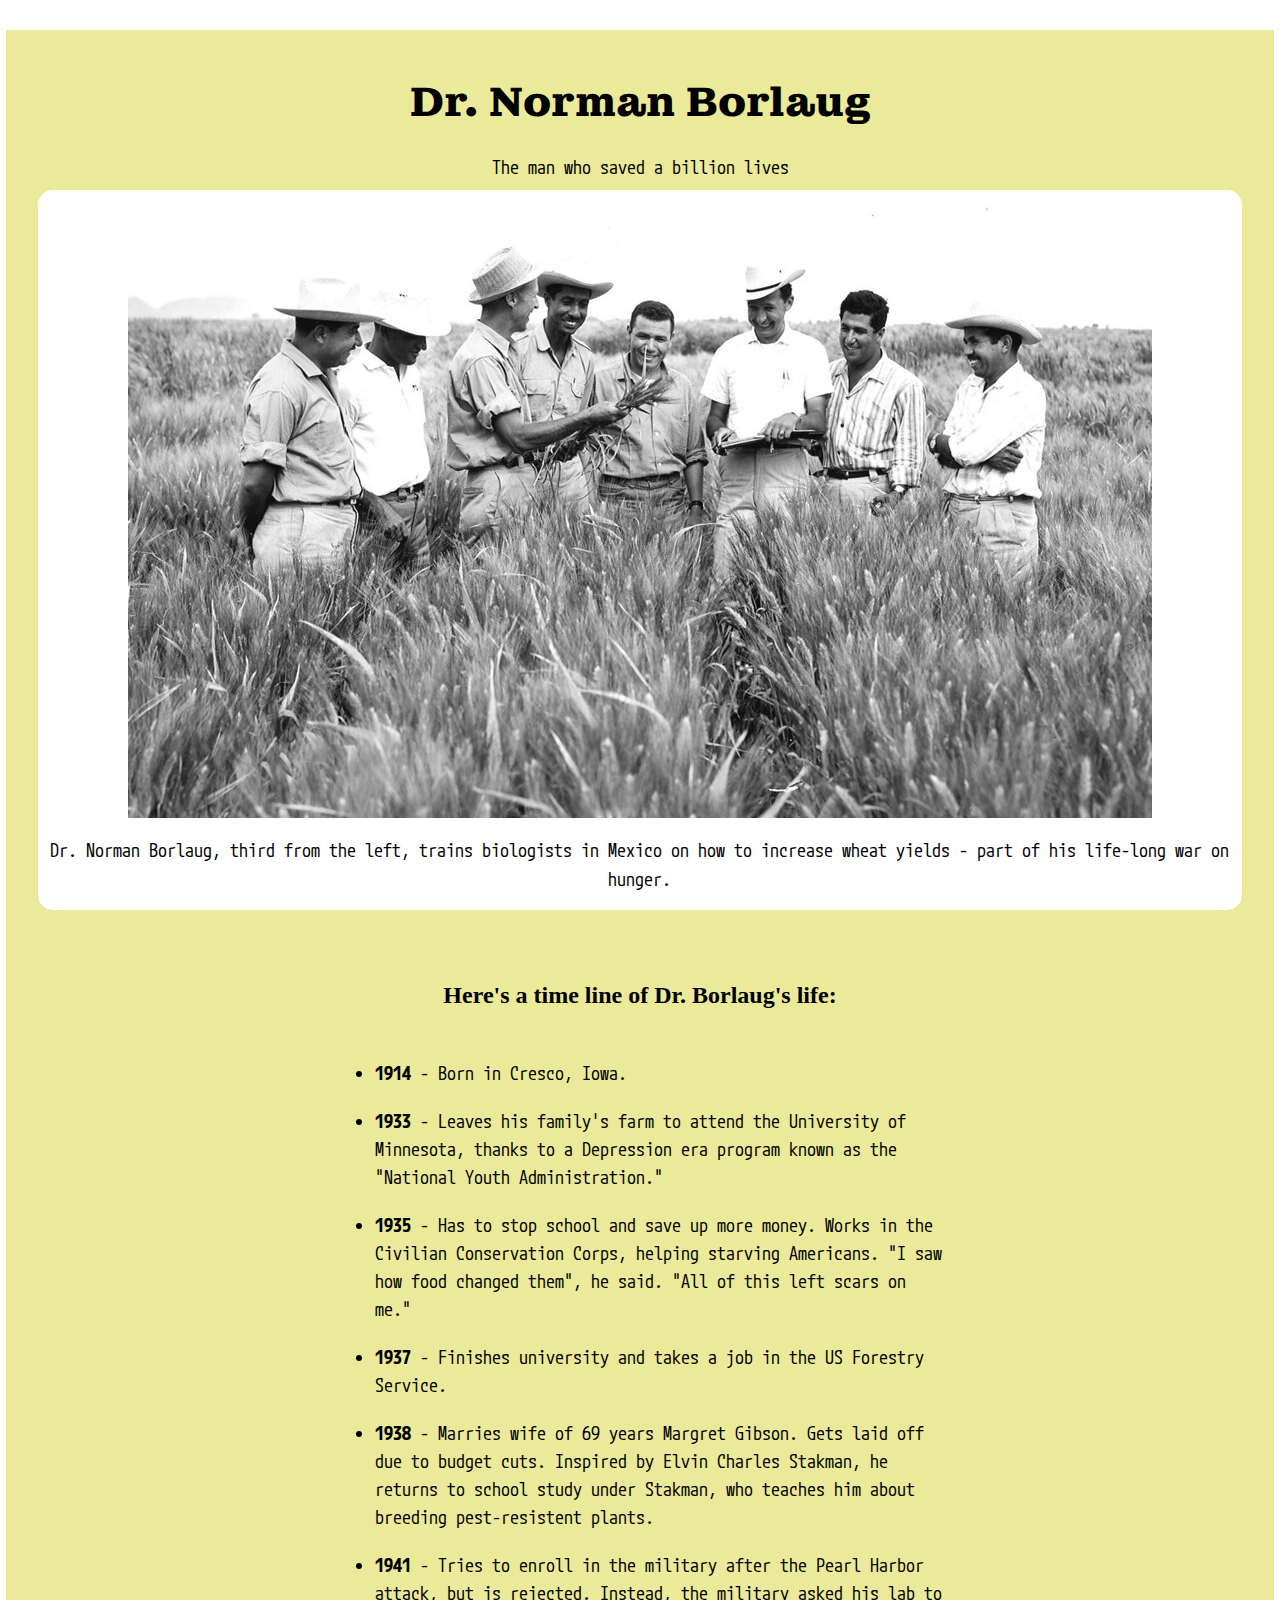
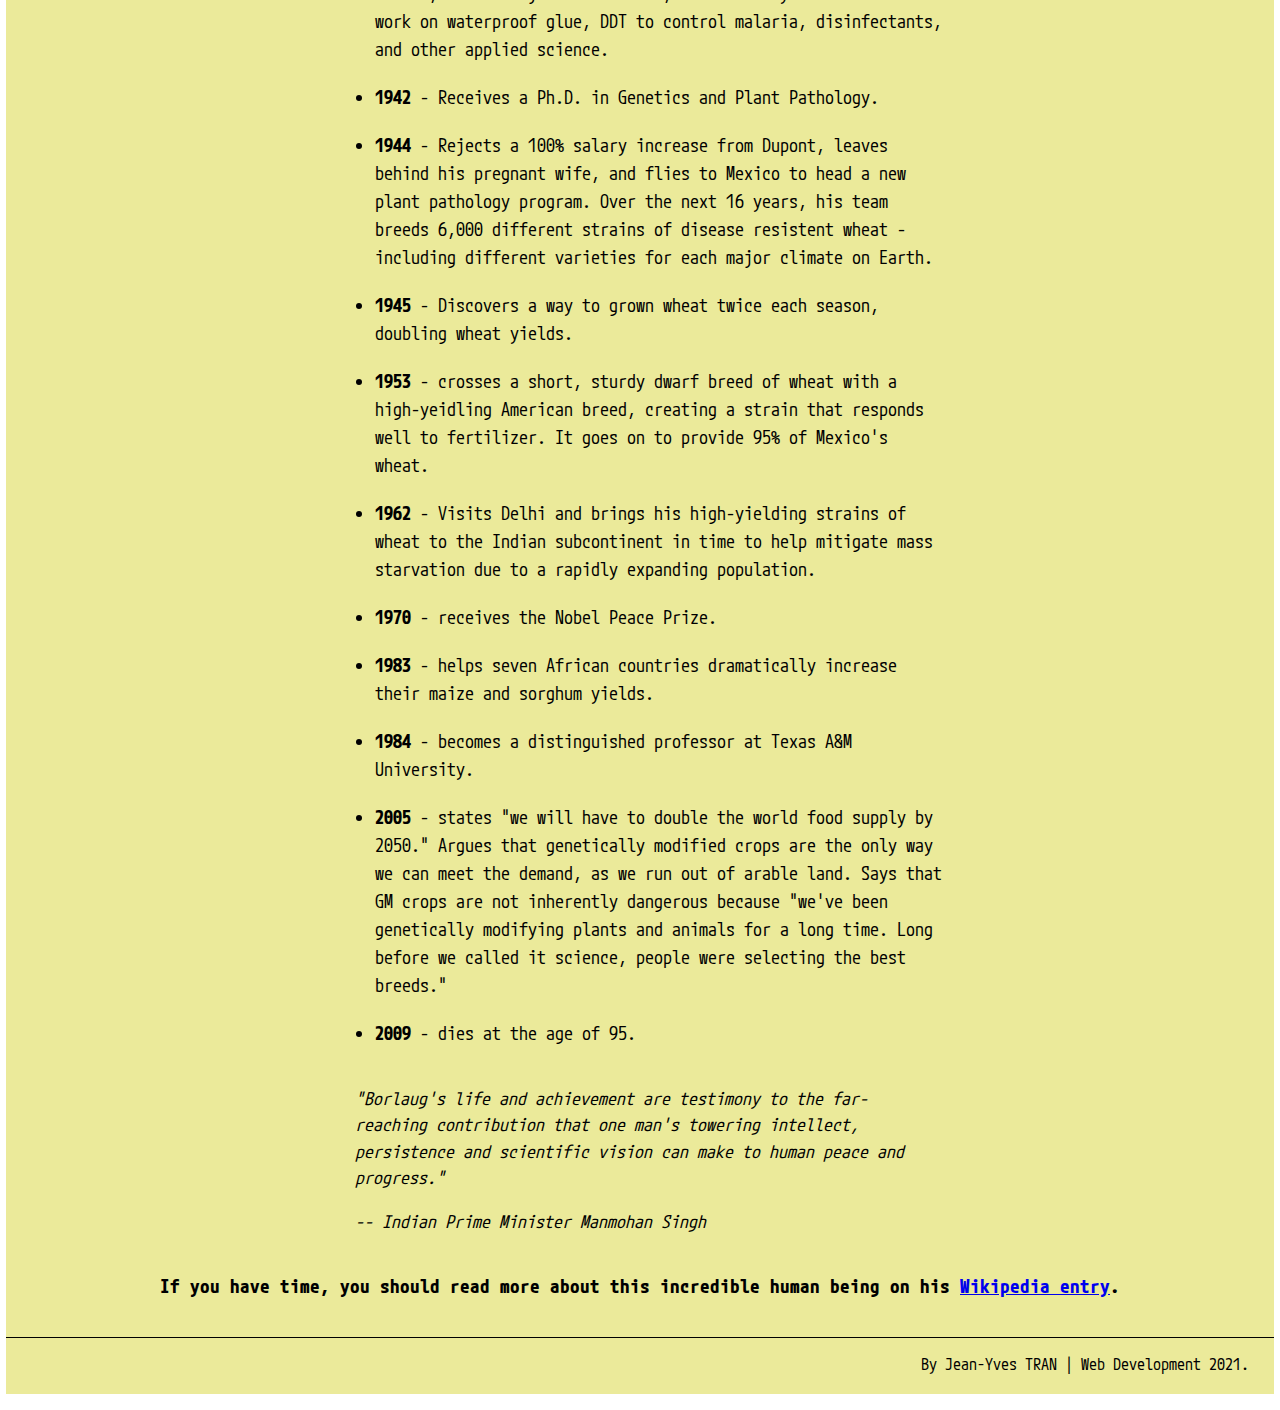
<file: 1_TRIBUTEPAGE/1_tribute_page.html>
<!DOCTYPE html>
<html lang="en">
<head>
  <meta charset="UTF-8">
  <meta http-equiv="X-UA-Compatible" content="IE=edge">
  <meta name="viewport" content="width=device-width, initial-scale=1.0">
  <title>Tribute Page to Dr. Norman Borlaug</title>
  <meta name="keywords" content="Norman Borlaug, fight hunger, hunger, biology, crop yields, third world">
  <meta name="description" content="A page dedicated to Dr. Norman Borlaug and his fight against hunger as a biologist">
  <meta name="author" content="">

  <!-- Google Fonts -->
  <link rel="preconnect" href="https://fonts.googleapis.com">
  <link rel="preconnect" href="https://fonts.gstatic.com" crossorigin>
  <link href="https://fonts.googleapis.com/css2?family=M+PLUS+Code+Latin:wght@300&family=Montagu+Slab:wght@700&display=swap" rel="stylesheet">

  <link rel="stylesheet" href="style_1.css">
</head>

<body>
  <div class="main2">
    <!-- TITLE -->
    <header>
      <h1 id="title">Dr. Norman Borlaug</h1>
      <p class="pheader">The man who saved a billion lives</p>
    </header>

    <!-- IMAGE -->
    <div id="img-div">
      <img 
      id="image"  
      src="images_1/tribute-page-main-image.jpg" 
      alt="Dr. Norman Borlaug in a wheat field with 7 other Mexican farmers"
      >
      <p class="pimg">Dr. Norman Borlaug, third from the left, trains biologists in Mexico on how to increase wheat yields - part of his life-long war on hunger.
      </p>
    </div>

    <!-- TIMELINE -->
    <div class="timeline">
      <h2>Here's a time line of Dr. Borlaug's life:
      </h2>
      <ul>
        <li><span style="font-weight: bold;">1914</span> - Born in Cresco, Iowa.</li>
        <li><span style="font-weight: bold;">1933</span> - Leaves his family's farm to attend the University of Minnesota, thanks to a Depression era program known as the "National Youth Administration."</li>
        <li><span style="font-weight: bold;">1935</span> - Has to stop school and save up more money. Works in the Civilian Conservation Corps, helping starving Americans. "I saw how food changed them", he said. "All of this left scars on me."</li>
        <li><span style="font-weight: bold;">1937</span> - Finishes university and takes a job in the US Forestry Service.</li>
        <li><span style="font-weight: bold;">1938</span> - Marries wife of 69 years Margret Gibson. Gets laid off due to budget cuts. Inspired by Elvin Charles Stakman, he returns to school study under Stakman, who teaches him about breeding pest-resistent plants.</li>
        <li><span style="font-weight: bold;">1941</span> - Tries to enroll in the military after the Pearl Harbor attack, but is rejected. Instead, the military asked his lab to work on waterproof glue, DDT to control malaria, disinfectants, and other applied science.</li>
        <li><span style="font-weight: bold;">1942</span> - Receives a Ph.D. in Genetics and Plant Pathology.</li>
        <li><span style="font-weight: bold;">1944</span> - Rejects a 100% salary increase from Dupont, leaves behind his pregnant wife, and flies to Mexico to head a new plant pathology program. Over the next 16 years, his team breeds 6,000 different strains of disease resistent wheat - including different varieties for each major climate on Earth.</li>
        <li><span style="font-weight: bold;">1945</span> - Discovers a way to grown wheat twice each season, doubling wheat yields.</li>
        <li><span style="font-weight: bold;">1953</span> - crosses a short, sturdy dwarf breed of wheat with a high-yeidling American breed, creating a strain that responds well to fertilizer. It goes on to provide 95% of Mexico's wheat.</li>
        <li><span style="font-weight: bold;">1962</span> - Visits Delhi and brings his high-yielding strains of wheat to the Indian subcontinent in time to help mitigate mass starvation due to a rapidly expanding population.</li>
        <li><span style="font-weight: bold;">1970</span> - receives the Nobel Peace Prize.</li>
        <li><span style="font-weight: bold;">1983</span> - helps seven African countries dramatically increase their maize and sorghum yields.</li>
        <li><span style="font-weight: bold;">1984</span> - becomes a distinguished professor at Texas A&M University.</li>
        <li><span style="font-weight: bold;">2005</span> - states "we will have to double the world food supply by 2050." Argues that genetically modified crops are the only way we can meet the demand, as we run out of arable land. Says that GM crops are not inherently dangerous because "we've been genetically modifying plants and animals for a long time. Long before we called it science, people were selecting the best breeds."</li>
        <li><span style="font-weight: bold;">2009</span> - dies at the age of 95.</li>
      </ul>
      <div class="quote">
        <p class="pquote">"Borlaug's life and achievement are testimony to the far-reaching contribution that one man's towering intellect, persistence and scientific vision can make to human peace and progress."</p>
        <p class="signat">-- Indian Prime Minister Manmohan Singh</p>
      </div>
      <div class="wiki">
        <p class="pwiki">If you have time, you should read more about this incredible human being on his <a href="https://en.wikipedia.org/wiki/Norman_Borlaug" target="_blank">Wikipedia entry</a>.</p>
      </div>
    </div>

    <footer>
      <p class="foot">
        By Jean-Yves TRAN | Web Development 2021.
      </p>
    </footer>
  </div>

  
</body>
</html>
</file>
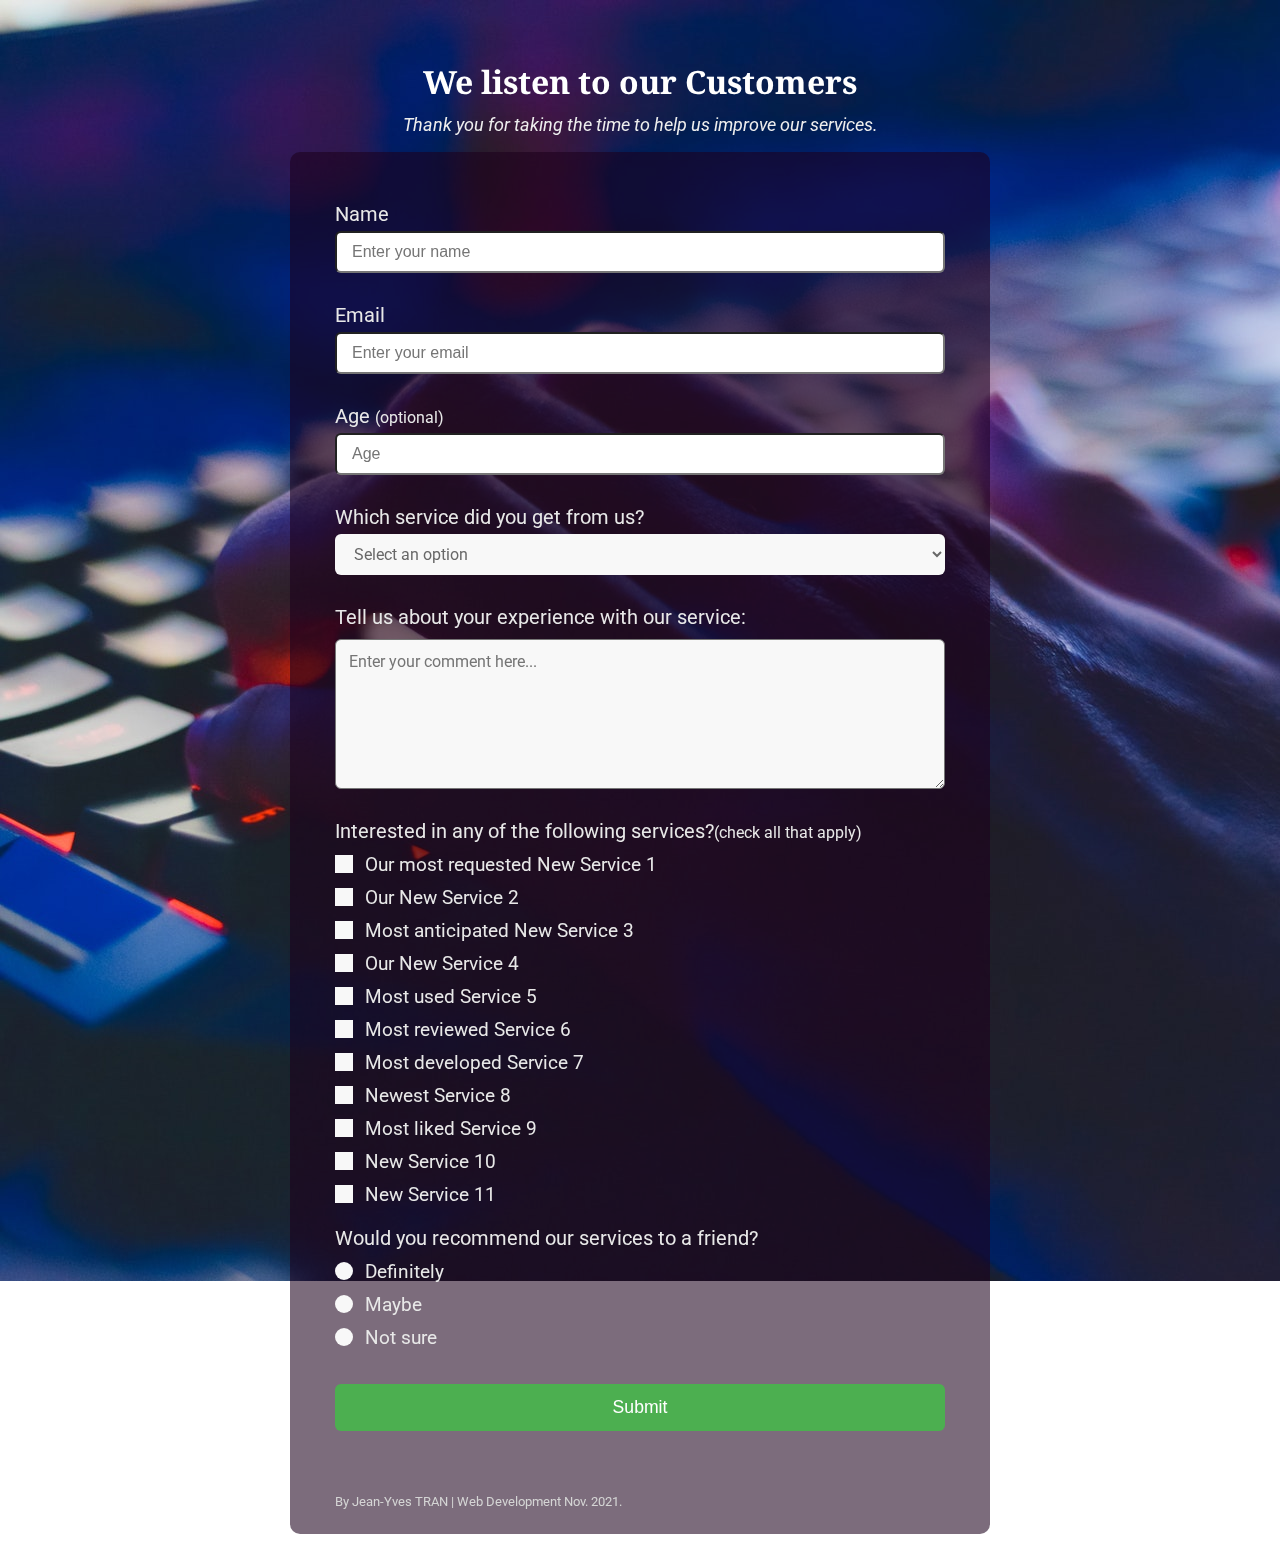
<file: 2_surveyform/2_survey_form.html>
<!DOCTYPE html>
<html lang="en">
<head>
  <meta charset="UTF-8">
  <meta http-equiv="X-UA-Compatible" content="IE=edge">
  <meta name="viewport" content="width=device-width, initial-scale=1.0">
  <title>Company Service Feedback Form</title>
  <meta name="description" content="A form from our company to get your feedbacks on services we provided to you.">
  <meta name="keywords" content="form, feedbacks, comments, customer's feedbacks, customer's satisfaction, customer survey-form">
  <meta name="author" content="Jean-Yves TRAN | Web Development">

  <!-- FAVICON -->
  <link rel="icon" type="image/x-icon" href="/IMAGES_2/favicon.ico">

  <!-- CSS STYLESHEET -->
  <link rel="stylesheet" href="style_2.css">

  <!-- GOOGLE FONTS -->
  <link rel="preconnect" href="https://fonts.googleapis.com">
  <link rel="preconnect" href="https://fonts.gstatic.com" crossorigin>
  <link href="https://fonts.googleapis.com/css2?family=Noto+Serif:wght@700&family=Roboto&display=swap" rel="stylesheet">
</head>

<body>
<!-- BG Image -->
  <img class="bg-img" src="IMAGES_2/Typing-ldscpe-HD.jpg" alt="A hand typing on a keyboard">

  <!-- TITLE -->
  <header>
    <h1 id="title">We listen to our Customers</h1>
    <p id="description">Thank you for taking the time to help us improve our services.</p>
  </header>
  
  <!-- FORM -->
  <div class="div-form">
    <div class="form-itself">
      <form action="/action_page.php" id="survey-form">
        <label id="name-label" for="fname">Name</label><br>
        <input required type="text" id="fname" name="fname" placeholder="Enter your name"><br>
        <label id="email-label" for="email">Email</label><br>
        <input required id="email" type="email" name="email" placeholder="Enter your email">
        <label id="number-label" for="age">Age <span class="sm-text">(optional)</span></label><br>
        <input  type="number" id="age" name="age" placeholder="Age" min="18" max="105">

        <!-- DROPDOWN -->
        <label for="service">Which service did you get from us?</label>
        <select id="dropdown" name="service">
          <option value="SelectOption">Select an option</option>
          <option value="Service 1">Service 1</option>
          <option value="Service 2">Service 2</option>
          <option value="Service 3">Service 3</option>
          <option value="Service 4">Service 4</option>
        </select>

        <!-- TEXT AREA -->
        <label for="comments">Tell us about your experience with our service:</label>
        <textarea name="comments" id="comments" cols="100%" rows="7" placeholder="Enter your comment here..."></textarea>

        <!-- CHECKBOXES -->
        <p class="pcheckb">Interested in any of the following services?<span class="sm-text">(check all that apply)</span></p>

        <label class="cb-container" for="new-service1"> Our most requested New Service 1
          <input type="checkbox" id="new-service1" name="new-service1" value="new-service1">
          <span class="checkmark"></span>
        </label>
        <label class="cb-container" for="new-service2"> Our New Service 2
          <input type="checkbox" id="new-service2" name="new-service2" value="new-service2">
          <span class="checkmark"></span>
        </label>
        <label class="cb-container" for="new-service3"> Most anticipated New Service 3
          <input type="checkbox" id="new-service3" name="new-service3" value="new-service3">
          <span class="checkmark"></span>
        </label>
        <label class="cb-container" for="new-service4"> Our New Service 4
          <input type="checkbox" id="new-service4" name="new-service4" value="new-service4">
          <span class="checkmark"></span>
        </label>
        <label class="cb-container" for="new-service5"> Most used Service 5
          <input type="checkbox" id="new-service5" name="new-service5" value="new-service5">
          <span class="checkmark"></span>
        </label>
        <label class="cb-container" for="new-service6"> Most reviewed Service 6
          <input type="checkbox" id="new-service6" name="new-service6" value="new-service6">
          <span class="checkmark"></span>
        </label>
        <label class="cb-container" for="new-service7"> Most developed Service 7
          <input type="checkbox" id="new-service7" name="new-service7" value="new-service7">
          <span class="checkmark"></span>
        </label>
        <label class="cb-container" for="new-service8"> Newest Service 8
          <input type="checkbox" id="new-service8" name="new-service8" value="new-service8">
          <span class="checkmark"></span>
        </label>
        <label class="cb-container" for="new-service9"> Most liked Service 9
          <input type="checkbox" id="new-service9" name="new-service9" value="new-service9">
          <span class="checkmark"></span>
        </label>
        <label class="cb-container" for="new-service10"> New Service 10
          <input type="checkbox" id="new-service10" name="new-service10" value="new-service10">
          <span class="checkmark"></span>
        </label>
        <label class="cb-container" for="new-service11"> New Service 11
          <input type="checkbox" id="New-service11" name="new-service11" value="new-service11">
          <span class="checkmark"></span>
        </label>

        <!-- RADIO BUTTONS -->
        <p class="pcheckb">Would you recommend our services to a friend?</p>

        <label class="cb-container2" for="definitely"> Definitely
          <input type="radio" id="definitely" name="r-button" value="definitely">
          <span class="checkmark2"></span>
        </label>
        <label class="cb-container2" for="maybe"> Maybe
          <input type="radio" id="maybe" name="r-button" value="maybe">
          <span class="checkmark2"></span>
        </label>
        <label class="cb-container2" for="notsure"> Not sure
          <input type="radio" id="notsure" name="r-button" value="notsure">
          <span class="checkmark2"></span>
        </label>

        <!-- SUBMIT BUTTON -->
        <input id="submit" type="submit" value="Submit">
      </form>

      <!-- CREDITS -->
      <p class="footer">By Jean-Yves TRAN | Web Development Nov. 2021.</p>
    </div>
  </div>
</body>
</html>
</file>
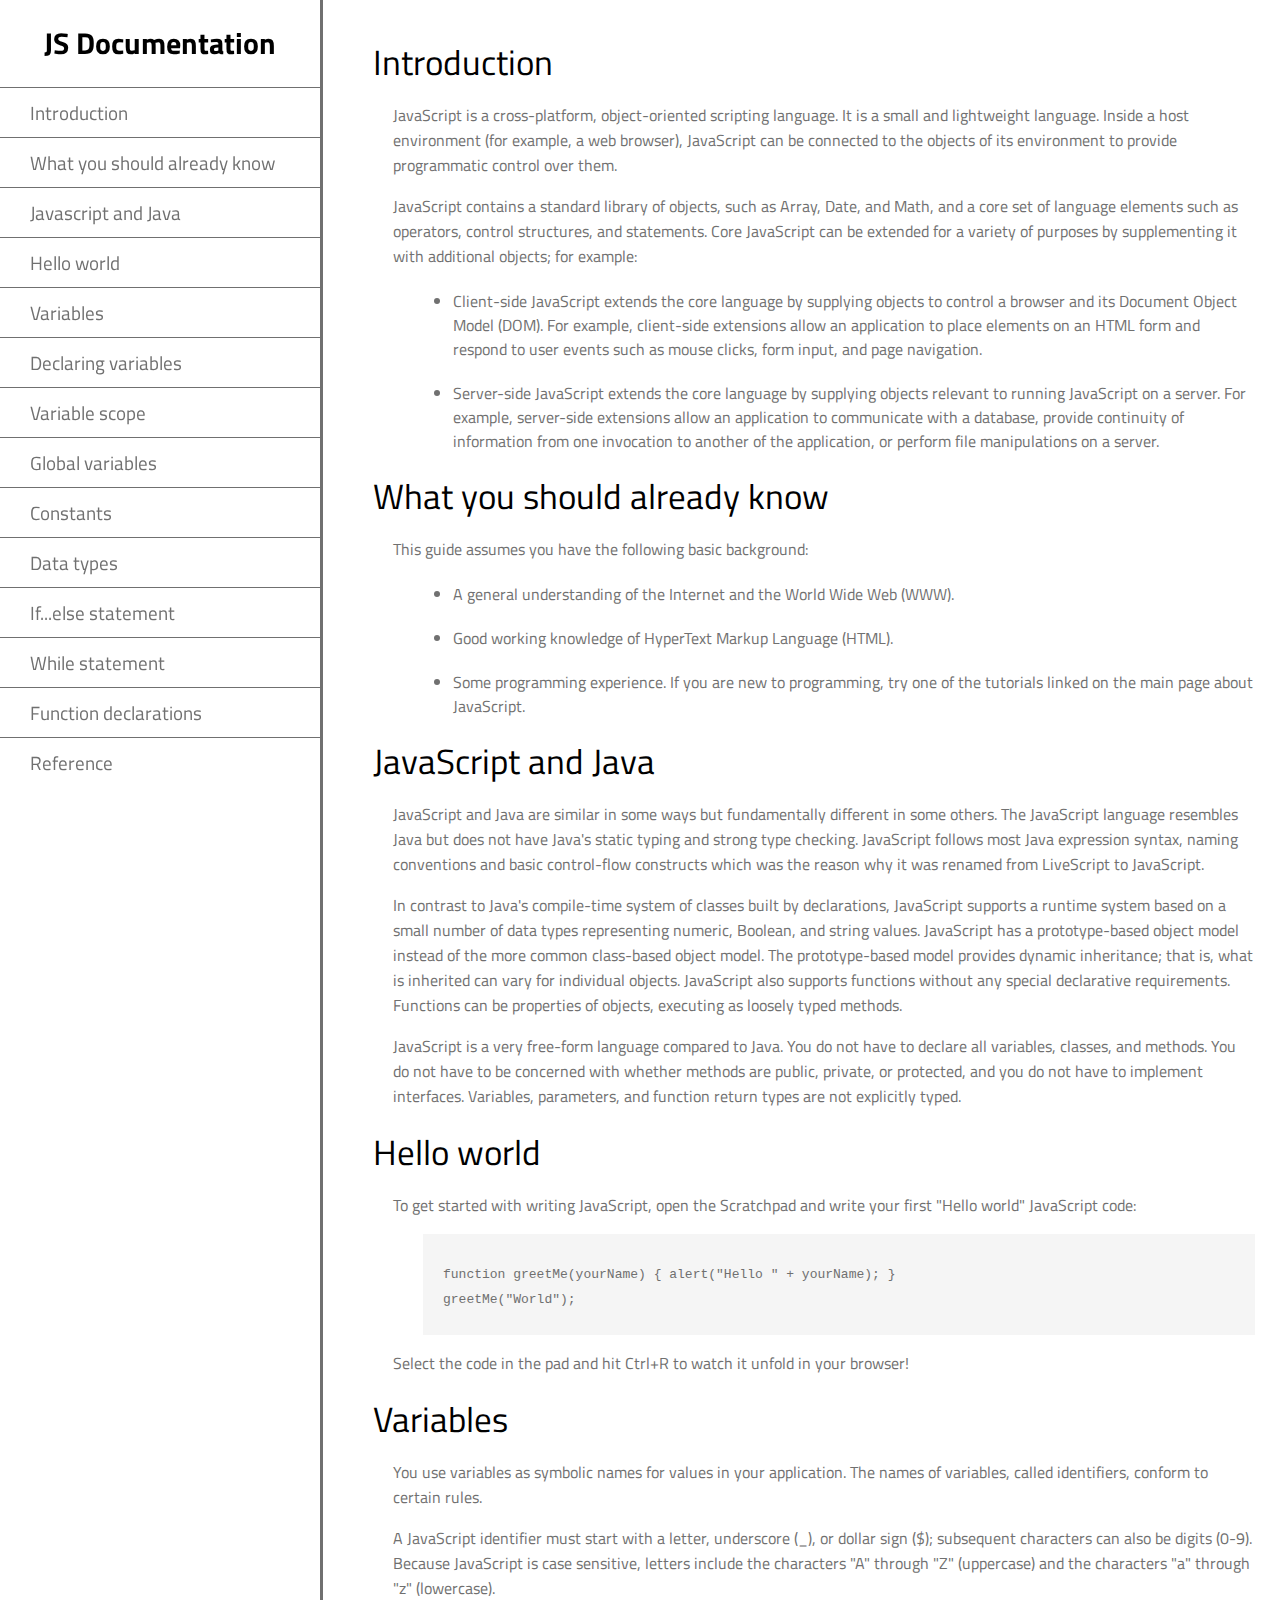
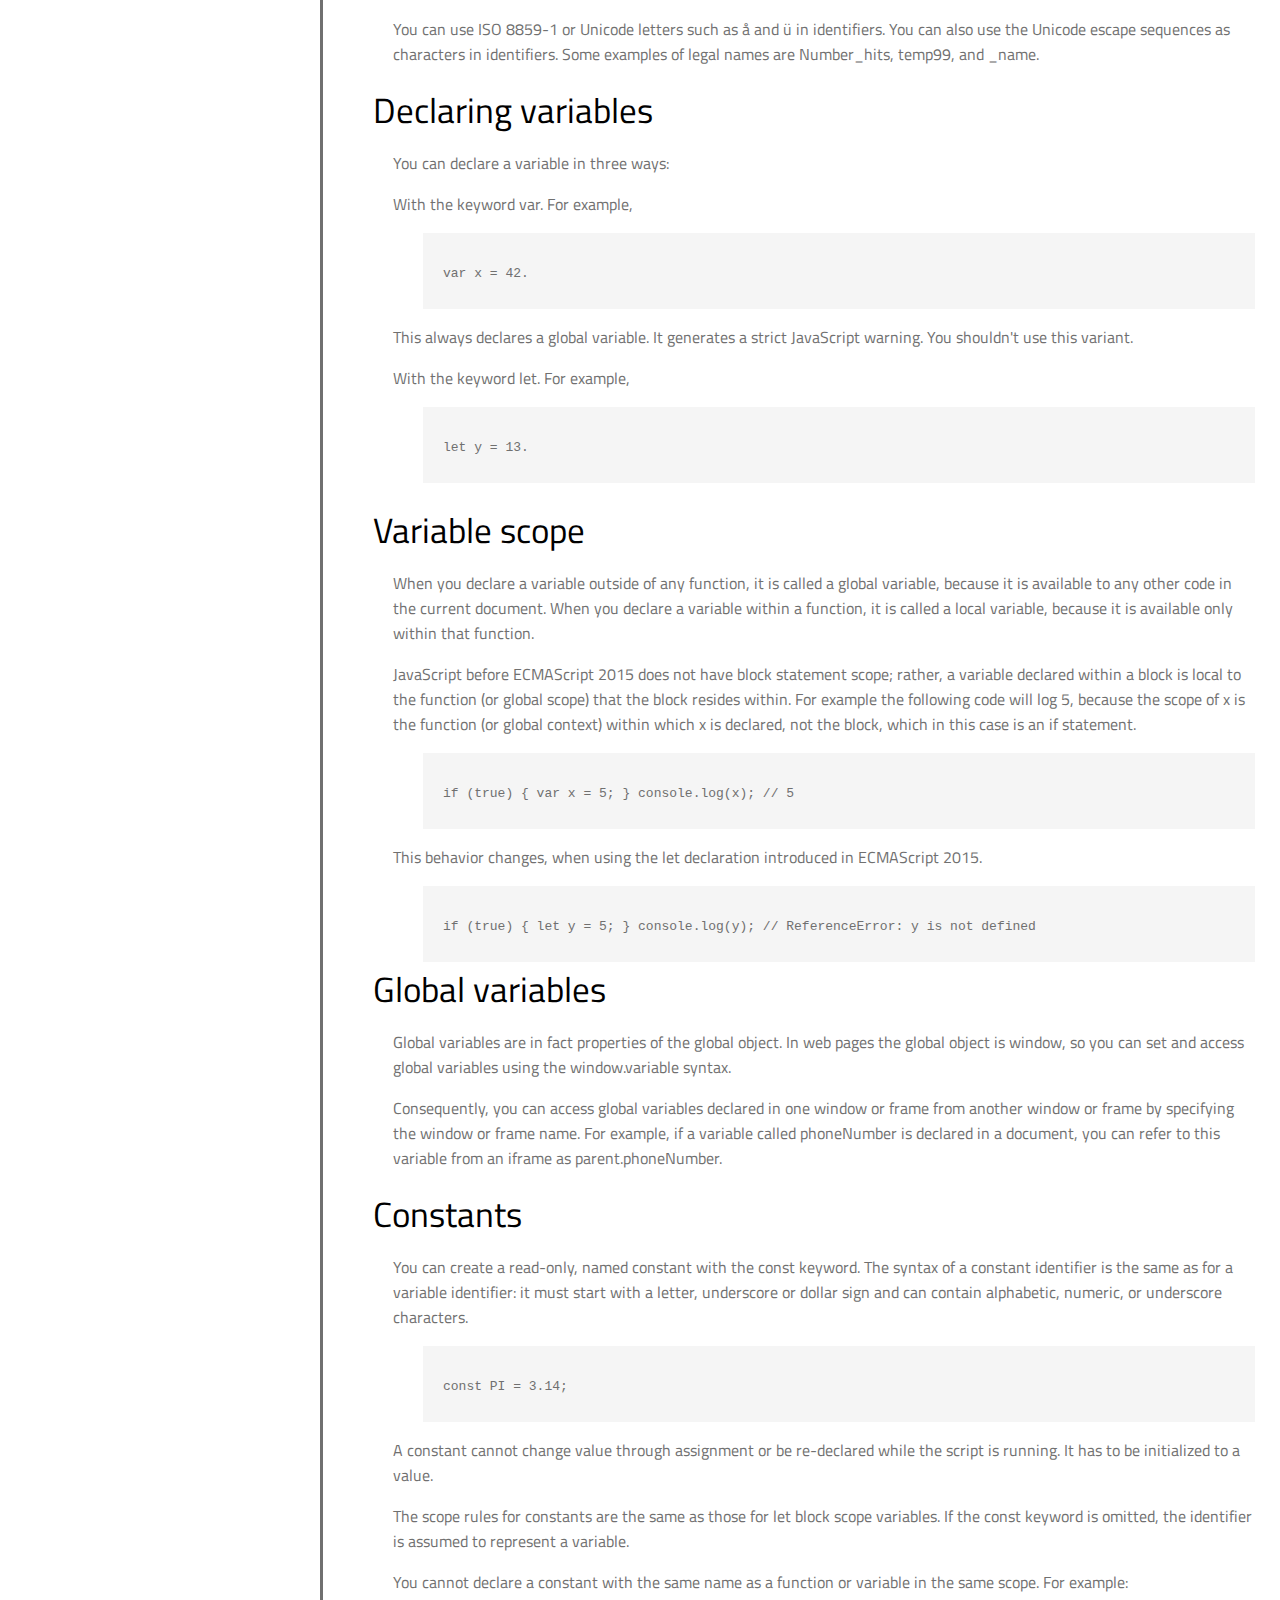
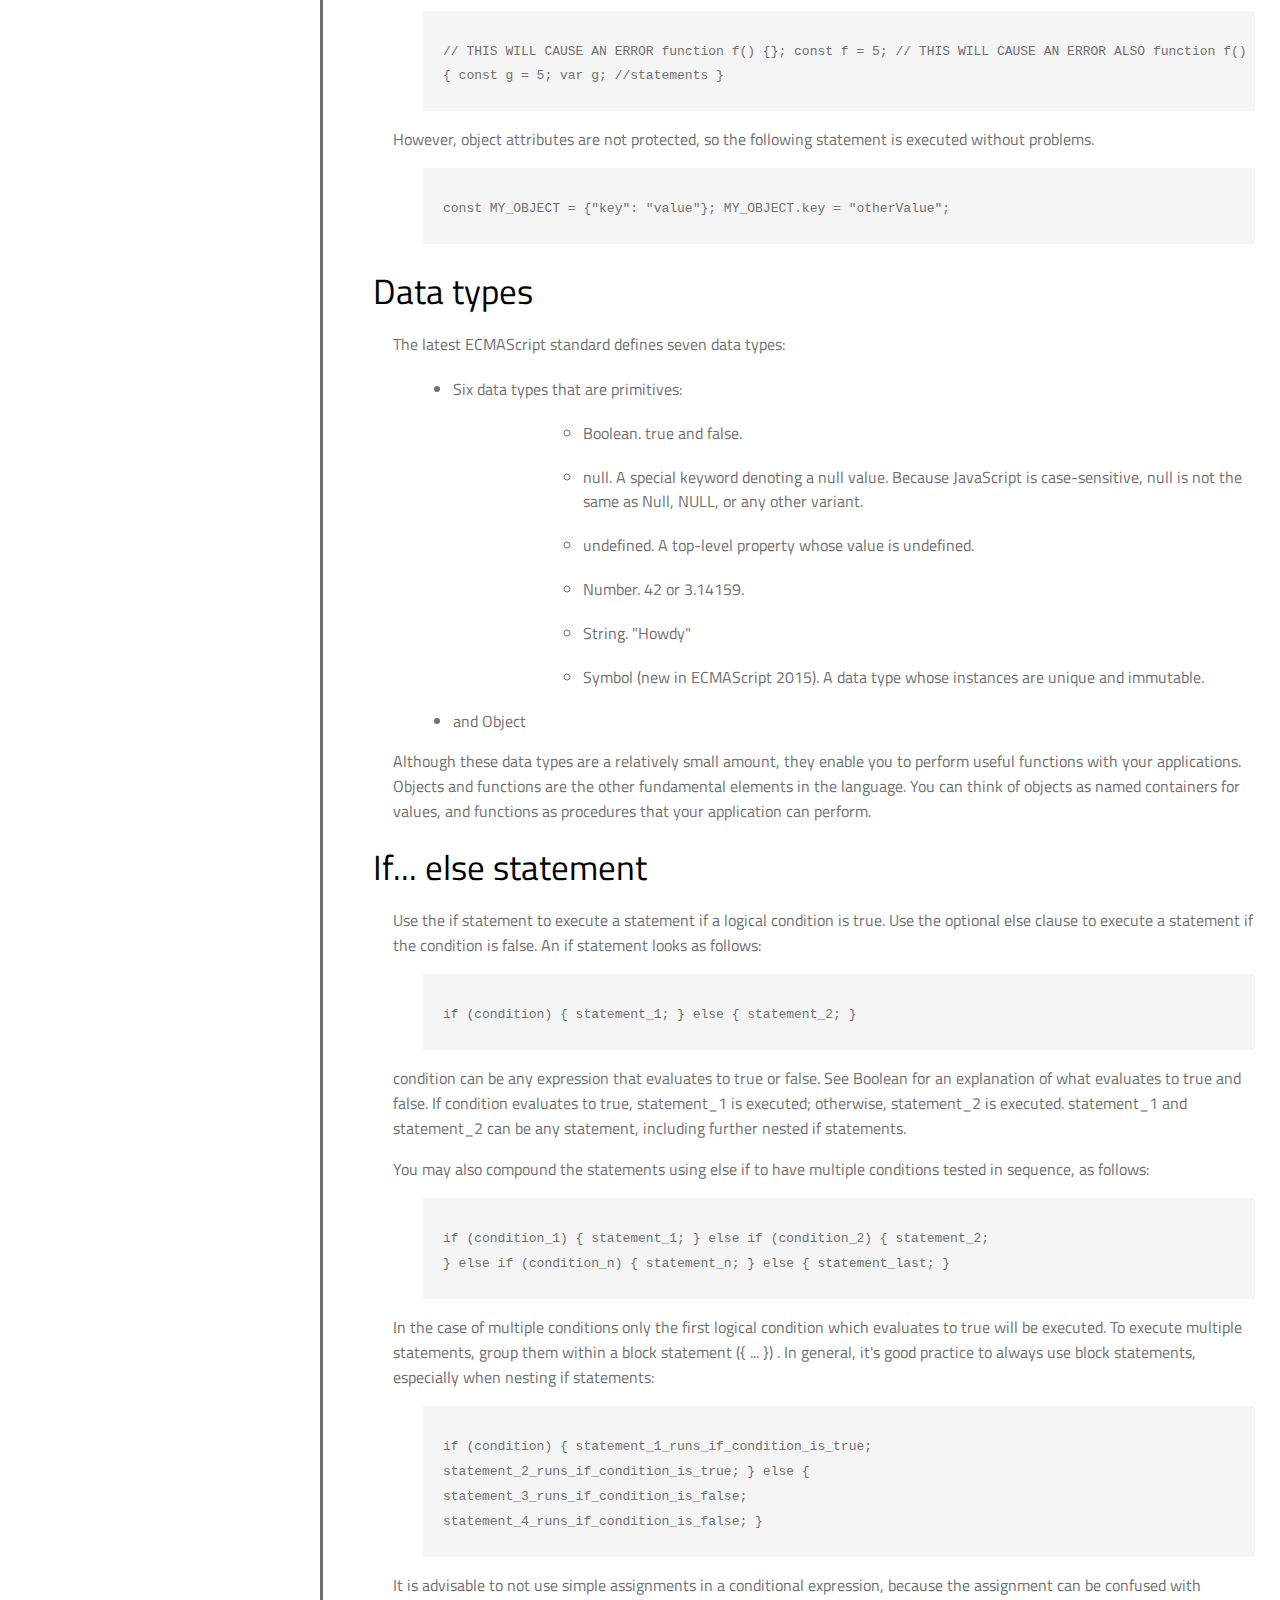
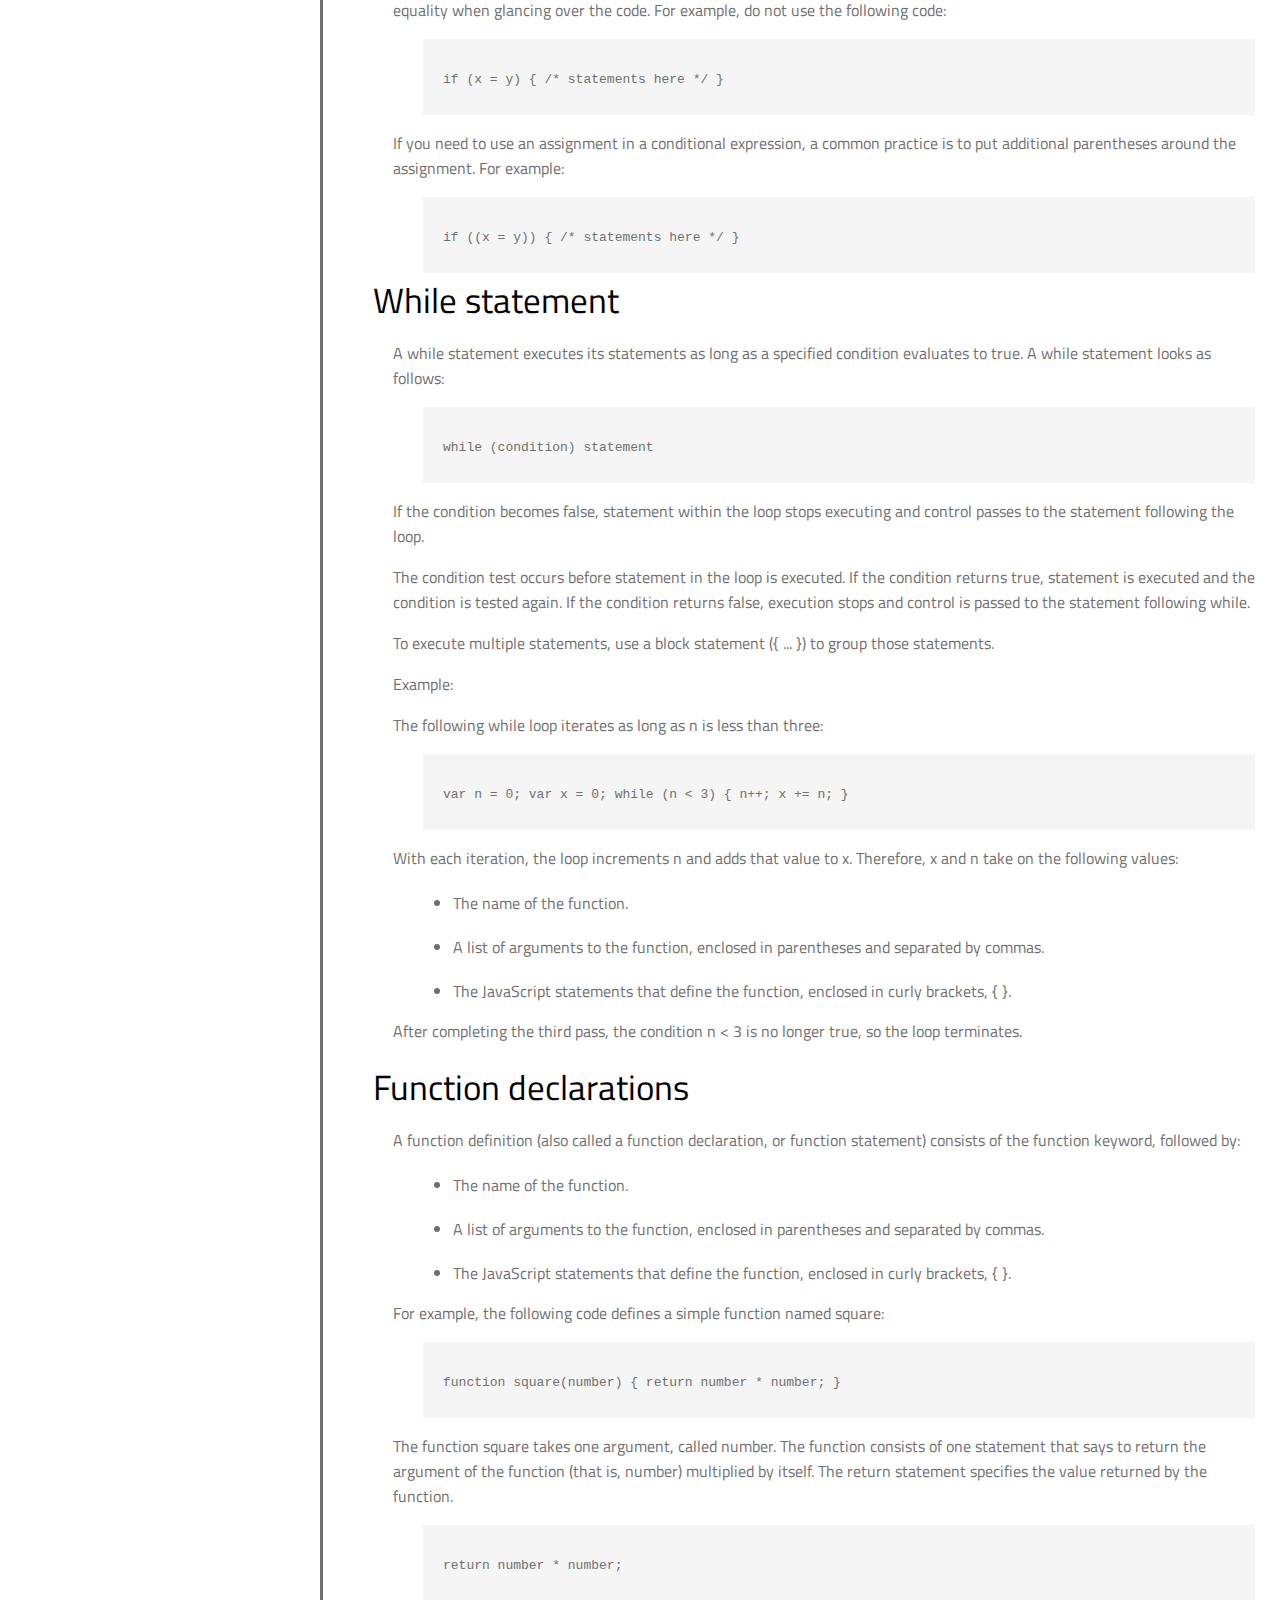
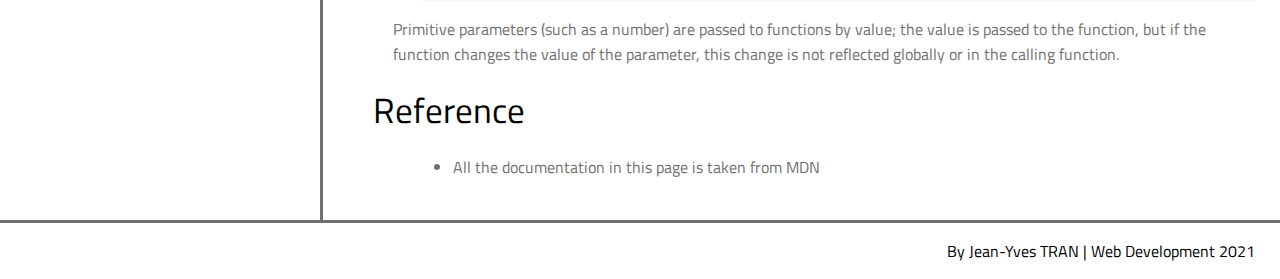
<file: 4_TECHNICALDOC/4_responsive_technical_doc.html>
<!DOCTYPE html>
<html lang="en">
<head>
  <meta charset="UTF-8">
  <meta http-equiv="X-UA-Compatible" content="IE=edge">
  <meta name="viewport" content="width=device-width, initial-scale=1.0">
  <title>JavaScript Technical Documentation</title>
  <meta name="description" content="A responsive page giving a comprehensive documentation about JavaScript.">
  <meta name="keywords" content="HTML, CSS, JavaScript, coding basics, basics in programming, learn JavaScript, JS,">
  <meta name="author" content="">

  <!-- FAVICON -->
  <link rel="icon" type="image/x-icon" href="images_4/favicon.ico">


  <!-- FONTS -->
  <link rel="preconnect" href="https://fonts.googleapis.com">
  <link rel="preconnect" href="https://fonts.gstatic.com" crossorigin>
  <link href="https://fonts.googleapis.com/css2?family=Titillium+Web:wght@200;400&display=swap" rel="stylesheet">

  <!-- CSS STYLE SHEET -->
  <link rel="stylesheet" href="style_4.css">
</head>

<body>
  <!-- SIDE NAV BAR -->
  <nav>
    <!-- NAV MENU -->
    <div class="sidenav">
      <!-- TITLE -->
      <header>
        <h1 id="resp-title" class="title">JS Documentation</h1>
      </header>
      <div class="nav-menu">
        <a href="#introduction">Introduction</a>
        <a href="#what-you-should">What you should already know</a>
        <a href="#javascript-and">Javascript and Java</a>
        <a href="#hello-world">Hello world</a>
        <a href="#variables">Variables</a>
        <a href="#declaring-vari">Declaring variables</a>
        <a href="#variable-scop">Variable scope</a>
        <a href="#global-vari">Global variables</a>
        <a href="#constants">Constants</a>
        <a href="#data-types">Data types</a>
        <a href="#if-else">If...else statement</a>
        <a href="#while-statem">While statement</a>
        <a href="#function-declar">Function declarations</a>
        <a href="#reference">Reference</a>
      </div>
    </div>
  </nav>

  <main>
    <!-- INTRODUCTION -->
    <section>
      <header id="introduction">
        <p id="parag-title0">Introduction</p>
      </header>
      <p class="parag">
        JavaScript is a cross-platform, object-oriented scripting language. It is a small and lightweight
        language. Inside a host environment (for example, a web browser), JavaScript can be connected to the objects of its
        environment to provide programmatic control over them.
      </p>
      
      <p class="parag">
        JavaScript contains a standard library of objects, such as Array, Date, and Math, and a core set of language elements
        such as operators, control structures, and statements. Core JavaScript can be extended for a variety of purposes by
        supplementing it with additional objects; for example:
      </p>
      
      <ul>
        <li>Client-side JavaScript extends the core language by supplying objects to control a browser and its Document Object
          Model (DOM). For example, client-side extensions allow an application to place elements on an HTML form and respond
          to user events such as mouse clicks, form input, and page navigation.</li>
        <li>Server-side JavaScript extends the core language by supplying objects relevant to running JavaScript on a server.
          For example, server-side extensions allow an application to communicate with a database, provide continuity of
          information from one invocation to another of the application, or perform file manipulations on a server.</li>
      </ul>
    </section>

    <!-- WHAT YOU SHOULD ALREADY KNOW -->
    <section>
      <header id="what-you-should">
        <p id="parag-title" >What you should already know</p>
      </header>
      <p class="parag">
        This guide assumes you have the following basic background:
      </p>
      <ul>
        <li>A general understanding of the Internet and the World Wide Web (WWW).</li>
        <li>Good working knowledge of HyperText Markup Language (HTML).
        </li>
        <li>Some programming experience. If you are new to programming, try one of the tutorials linked on the main page about JavaScript.
        </li>
      </ul>
    </section>

    <!-- JAVASCRIPT AND JAVA -->
    <section>
      <header id="javascript-and">
        <p id="parag-title" >JavaScript and Java</p>
      </header>
      <p class="parag">
        JavaScript and Java are similar in some ways but fundamentally different in some others. The JavaScript language resembles Java but does not have Java's static typing and strong type checking. JavaScript follows most Java expression syntax, naming conventions and basic control-flow constructs which was the reason why it was renamed from LiveScript to JavaScript.
      </p>
      <p class="parag">
        In contrast to Java's compile-time system of classes built by declarations, JavaScript supports a runtime system based on a small number of data types representing numeric, Boolean, and string values. JavaScript has a prototype-based object model instead of the more common class-based object model. The prototype-based model provides dynamic inheritance; that is, what is inherited can vary for individual objects. JavaScript also supports functions without any special declarative requirements. Functions can be properties of objects, executing as loosely typed methods.
      </p>
      <p class="parag">
        JavaScript is a very free-form language compared to Java. You do not have to declare all variables, classes, and methods. You do not have to be concerned with whether methods are public, private, or protected, and you do not have to implement interfaces. Variables, parameters, and function return types are not explicitly typed.
      </p>
    </section>

    <!-- HELLO WORLD -->
    <section>
      <header id="hello-world">
        <p id="parag-title" >Hello world</p>
      </header>
      <p class="parag">
        To get started with writing JavaScript, open the Scratchpad and write your first "Hello world" JavaScript code:
      </p>
      <div class="code-box">
          <p class="p-code">
            <code>function greetMe(yourName) { alert("Hello " + yourName); }</code>
          </p>
          <p class="p-code">
            <code>greetMe("World");</code>
          </p>
      </div>
      <p class="parag">
        Select the code in the pad and hit Ctrl+R to watch it unfold in your browser!
      </p>
    </section>

    <!-- VARIABLES -->
    <section>
      <header id="variables">
        <p id="parag-title" >Variables</p>
      </header>
      <p class="parag">
        You use variables as symbolic names for values in your application. The names of variables, called identifiers, conform to certain rules.
      </p>
      
      <p class="parag">
        A JavaScript identifier must start with a letter, underscore (_), or dollar sign ($); subsequent characters can also be digits (0-9). Because JavaScript is case sensitive, letters include the characters "A" through "Z" (uppercase) and the characters "a" through "z" (lowercase).
      </p>
      <p class="parag">
        You can use ISO 8859-1 or Unicode letters such as å and ü in identifiers. You can also use the Unicode escape sequences as characters in identifiers. Some examples of legal names are Number_hits, temp99, and _name.
      </p>
    </section>

    <!-- DECLARING VARIABLES -->
    <section>
      <header id="declaring-vari">
        <p id="parag-title">Declaring variables</p>
      </header>
      <p class="parag">
        You can declare a variable in three ways:
      </p>
      
      <p class="parag">
        With the keyword var. For example,
      </p>
      <div class="code-box">
        <p class="p-code">
          <code>var x = 42.</code>
        </p>
      </div>
      <p class="parag">
        This always declares a global variable. It generates a strict JavaScript warning. You shouldn't use this variant.
      </p>
      <p class="parag">
        With the keyword let. For example,
      </p>
      <div class="code-box">
        <p class="p-code">
          <code>let y = 13.</code>
        </p>
      </div>
      <!-- VARIABLE SCOPE -->
      <header id="variable-scop">
        <p id="parag-title1">Variable scope</p>
      </header>
      <p class="parag">
        When you declare a variable outside of any function, it is called a global variable, because it is available to any other code in the current document. When you declare a variable within a function, it is called a local variable, because it is available only within that function.
      </p>
      
      <p class="parag">
        JavaScript before ECMAScript 2015 does not have block statement scope; rather, a variable declared within a block is local to the function (or global scope) that the block resides within. For example the following code will log 5, because the scope of x is the function (or global context) within which x is declared, not the block, which in this case is an if statement.
      </p>
      <div class="code-box">
        <p class="p-code">
          <code>if (true) { var x = 5; } console.log(x); // 5
          </code>
        </p>
      </div>
      <p class="parag">
        This behavior changes, when using the let declaration introduced in ECMAScript 2015.
      </p>
      <div class="code-box">
        <p class="p-code">
          <code>if (true) { let y = 5; } console.log(y); // ReferenceError: y is not defined
          </code>
        </p>
      </div>
    </section>

    <!-- GLOBAL VARIABLES -->
    <section>
      <header id="global-vari">
        <p id="parag-title">Global variables</p>
      </header>
      <p class="parag">
        Global variables are in fact properties of the global object. In web pages the global object is window, so you can set and access global variables using the window.variable syntax.
      </p>
      
      <p class="parag">
        Consequently, you can access global variables declared in one window or frame from another window or frame by specifying the window or frame name. For example, if a variable called phoneNumber is declared in a document, you can refer to this variable from an iframe as parent.phoneNumber.
      </p>
    </section>  

    <!-- CONSTANTS -->
    <section>
      <header id="constants">
        <p id="parag-title">Constants</p>
      </header>
      <p class="parag">
        You can create a read-only, named constant with the const keyword. The syntax of a constant identifier is the same as for a variable identifier: it must start with a letter, underscore or dollar sign and can contain alphabetic, numeric, or underscore characters.
      </p>
      <div class="code-box">
        <p class="p-code">
          <code>const PI = 3.14;</code>
        </p>
      </div>
      <p class="parag">
        A constant cannot change value through assignment or be re-declared while the script is running. It has to be initialized to a value.
      </p>
      <p class="parag">
        The scope rules for constants are the same as those for let block scope variables. If the const keyword is omitted, the identifier is assumed to represent a variable.
      </p>
      <p class="parag">
        You cannot declare a constant with the same name as a function or variable in the same scope. For example:
      </p>
      <div class="code-box">
        <p class="p-code">
          <code>// THIS WILL CAUSE AN ERROR function f() {}; const f = 5; // THIS WILL
            CAUSE AN ERROR ALSO function f() { const g = 5; var g; //statements
            }</code>
        </p>
      </div>
      <p class="parag">
        However, object attributes are not protected, so the following statement is executed without problems.
      </p>
      <div class="code-box">
        <p class="p-code">
          <code>const MY_OBJECT = {"key": "value"}; MY_OBJECT.key = "otherValue";
          </code>
        </p>
      </div>
    </section>

    <!-- DATA TYPES -->
    <section>
      <header id="data-types">
        <p id="parag-title1">Data types</p>
      </header>
      <p class="parag">
        The latest ECMAScript standard defines seven data types:
      </p>
      <ul>
        <li>Six data types that are primitives:
          <ul>
            <li class="resp-marleft" >Boolean. true and false.</li>
            <li class="resp-marleft" >null. A special keyword denoting a null value. Because JavaScript is case-sensitive, null is not the same as Null, NULL, or any other variant.</li>
            <li class="resp-marleft" >undefined. A top-level property whose value is undefined.</li>
            <li class="resp-marleft" >Number. 42 or 3.14159.</li>
            <li class="resp-marleft" >String. "Howdy"</li>
            <li class="resp-marleft" >Symbol (new in ECMAScript 2015). A data type whose instances are unique and immutable.</li>
          </ul>
        </li>
        <li>and Object
        </li>
      </ul>
      <p class="parag">
        Although these data types are a relatively small amount, they enable you to perform useful functions with your applications. Objects and functions are the other fundamental elements in the language. You can think of objects as named containers for values, and functions as procedures that your application can perform.
      </p>
    </section>

    <!-- IF ELSE STATEMENT -->
    <section>
      <header id="if-else">
        <p id="parag-title">If... else statement</p>
      </header>
      <p class="parag">
        Use the if statement to execute a statement if a logical condition is true. Use the optional else clause to execute a statement if the condition is false. An if statement looks as follows:
      </p>
      <div class="code-box">
        <p class="p-code">
          <code>if (condition) { statement_1; } else { statement_2; }
          </code>
        </p>
      </div>
      <p class="parag">
        condition can be any expression that evaluates to true or false. See Boolean for an explanation of what evaluates to true and false. If condition evaluates to true, statement_1 is executed; otherwise, statement_2 is executed. statement_1 and statement_2 can be any statement, including further nested if statements.
      </p>
      
      <p class="parag">
        You may also compound the statements using else if to have multiple conditions tested in sequence, as follows:
      </p>
      <div class="code-box">
        <p class="p-code">
          <code>if (condition_1) { statement_1; } else if (condition_2) { statement_2;
          </code>
        </p>
        <p class="p-code">
          <code>} else if (condition_n) { statement_n; } else { statement_last; }
          </code>
        </p>
      </div>
      <p class="parag">
        In the case of multiple conditions only the first logical condition which evaluates to true will be executed. To execute multiple statements, group them within a block statement ({ ... }) . In general, it's good practice to always use block statements, especially when nesting if statements:
      </p>
      <div class="code-box">
        <p class="p-code">
          <code>if (condition) { statement_1_runs_if_condition_is_true;
          </code>
        </p>
        <p class="p-code">
          <code>statement_2_runs_if_condition_is_true; } else {
          </code>
        </p>
        <p class="p-code">
          <code>statement_3_runs_if_condition_is_false;
          </code>
        </p>
        <p class="p-code">
          <code>statement_4_runs_if_condition_is_false; }
          </code>
        </p>
      </div>
      <p class="parag">
        It is advisable to not use simple assignments in a conditional expression, because the assignment can be confused with equality when glancing over the code. For example, do not use the following code:
      </p>
      <div class="code-box">
        <p class="p-code">
          <code>if (x = y) { /* statements here */ }
          </code>
        </p>
      </div>
      <p class="parag">
        If you need to use an assignment in a conditional expression, a common practice is to put additional parentheses around the assignment. For example:
      </p>
      <div class="code-box">
        <p class="p-code">
          <code>if ((x = y)) { /* statements here */ }
          </code>
        </p>
      </div>
    </section>

    <!-- WHILE STATEMENT -->
    <section>
      <header id="while-statem">
        <p id="parag-title">While statement</p>
      </header>
      <p class="parag">
        A while statement executes its statements as long as a specified condition evaluates to true. A while statement looks as follows:
      </p>
      <div class="code-box">
        <p class="p-code">
          <code>while (condition) statement
          </code>
        </p>
      </div>
      
      <p class="parag">
        If the condition becomes false, statement within the loop stops executing and control passes to the statement following the loop.
      </p>
      <p class="parag">
        The condition test occurs before statement in the loop is executed. If the condition returns true, statement is executed and the condition is tested again. If the condition returns false, execution stops and control is passed to the statement following while.
      </p>
      <p class="parag">
        To execute multiple statements, use a block statement ({ ... }) to group those statements.
      </p>
      <p class="parag">
        Example:
      </p>
      <p class="parag">
        The following while loop iterates as long as n is less than three:
      </p>
      <div class="code-box">
        <p class="p-code">
          <code>var n = 0; var x = 0; while (n < 3) { n++; x += n; }
          </code>
        </p>
      </div>
      <p class="parag">
        With each iteration, the loop increments n and adds that value to x. Therefore, x and n take on the following values:
      </p>
      <ul>
        <li>The name of the function.
        </li>
        <li>A list of arguments to the function, enclosed in parentheses and separated by commas.
        </li>
        <li>The JavaScript statements that define the function, enclosed in curly brackets, { }.
        </li>
      </ul>
      <p class="parag">
        After completing the third pass, the condition n < 3 is no longer true, so the loop terminates.
      </p>
    </section>

    <!-- FUNCTION DECLARATIONS -->
    <section>
      <header id="function-declar">
        <p id="parag-title">Function declarations</p>
      </header>
      <p class="parag">
        A function definition (also called a function declaration, or function statement) consists of the function keyword, followed by:
      </p>
      <ul>
        <li>The name of the function.
        </li>
        <li>A list of arguments to the function, enclosed in parentheses and separated by commas.
        </li>
        <li>The JavaScript statements that define the function, enclosed in curly brackets, { }.
        </li>
      </ul>
      <p class="parag">
        For example, the following code defines a simple function named square:
      </p>
      <div class="code-box">
        <p class="p-code">
          <code>function square(number) { return number * number; }
          </code>
        </p>
      </div>
      <p class="parag">
        The function square takes one argument, called number. The function consists of one statement that says to return the argument of the function (that is, number) multiplied by itself. The return statement specifies the value returned by the function.
      </p>
      <div class="code-box">
        <p class="p-code">
          <code>return number * number;
          </code>
        </p>
      </div>
      <p class="parag">
        Primitive parameters (such as a number) are passed to functions by value; the value is passed to the function, but if the function changes the value of the parameter, this change is not reflected globally or in the calling function.
      </p>
    </section>

    <!-- REFERENCE -->
    <section>
      <header id="reference">
        <p id="parag-title">Reference</p>
      </header>
      <ul>
        <li>All the documentation in this page is taken from MDN
        </li>
      </ul>
    </section>
  </main>

  <footer>
    <p class="foot">By Jean-Yves TRAN | Web Development 2021</p>
  </footer>
</body>
</html>
</file>
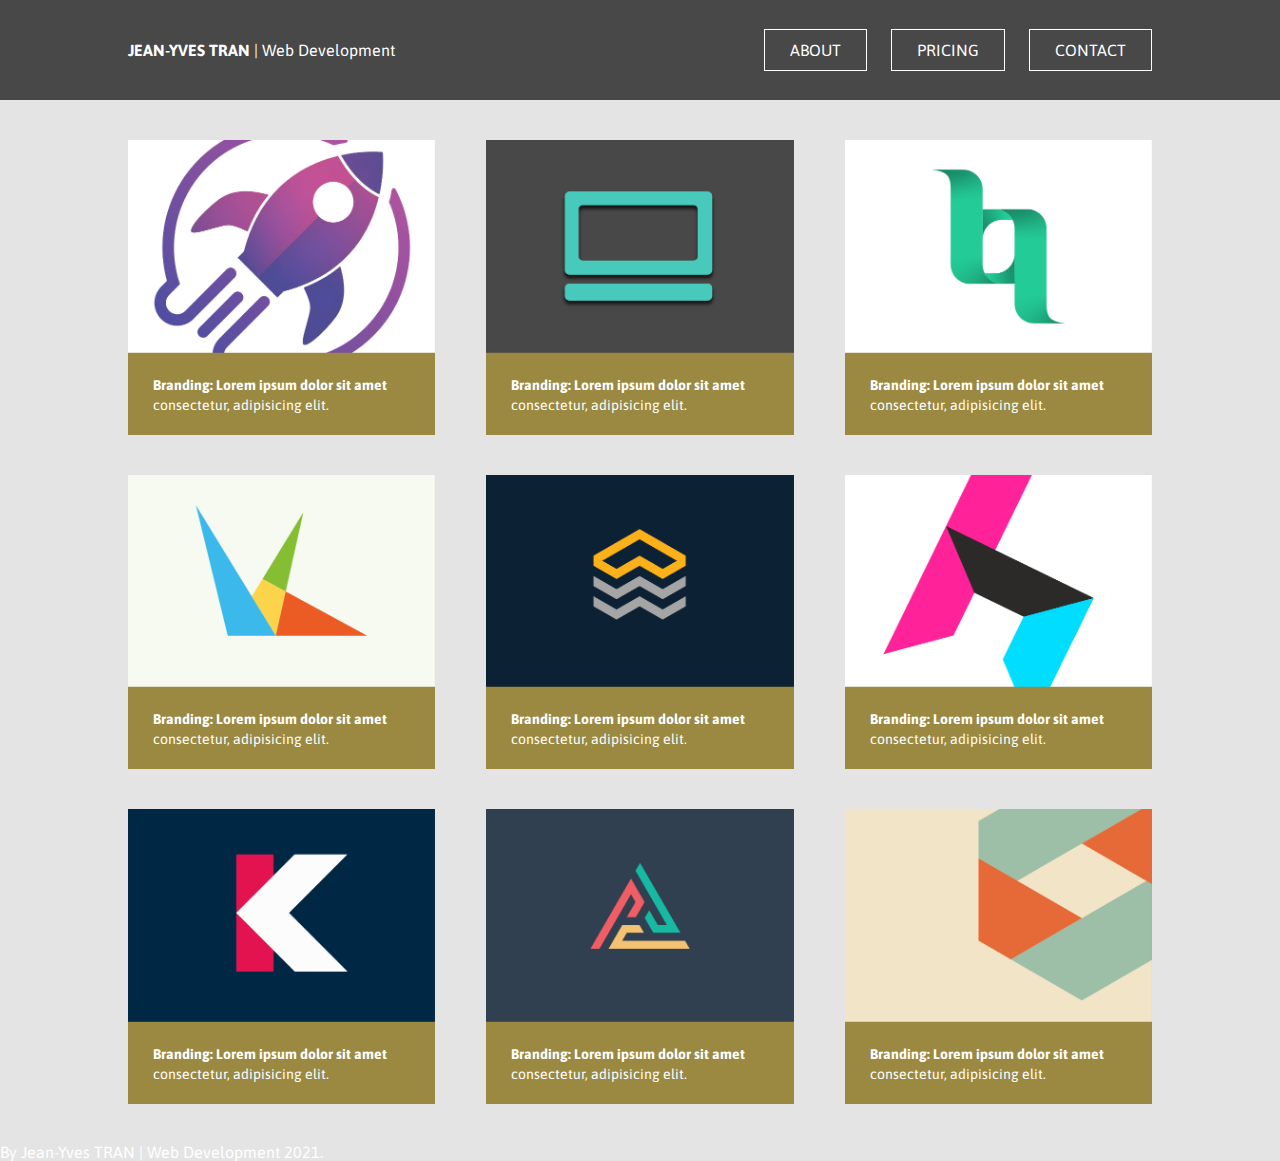
<file: RESP_PORTF/resp_portfolio_website.html>
<!DOCTYPE html>
<html lang="en">
<head>
  <meta charset="UTF-8">
  <meta http-equiv="X-UA-Compatible" content="IE=edge">
  <meta name="viewport" content="width=device-width, initial-scale=1.0">
  <title>Portfolio Site by Jean-Yves TRAN - Web Developer in Israel</title>
  <link rel="stylesheet" href="css-resetresp_portf.css">
  <link rel="stylesheet" href="style_resp_portf.css">
  
  <link rel="preconnect" href="https://fonts.googleapis.com">
  <link rel="preconnect" href="https://fonts.gstatic.com" crossorigin>
  <link href="https://fonts.googleapis.com/css2?family=Asap:wght@400;700&display=swap" rel="stylesheet">
</head>

<body>
  <div class="header-container">
    <header>
      <div class="logo"><span class="bold">JEAN-YVES TRAN</span> | Web Development </div>
      
      <nav>
        <a class="push-left" href="#">ABOUT</a>
        <a class="push-left" href="#">PRICING</a>
        <a class="push-left" href="#">CONTACT</a>
      </nav>

      <div class="mob-wrapper">
        <img src="images_resp_portf/icon-burger-menu.svg" alt="Mobile Menu Icon" style="width: 30px;" class="burger-menu">

        <div class="mob-nav">
          <a class="navbutton" href="#">ABOUT</a>
          <a class="navbutton" href="#">PRICING</a>
          <a class="navbutton" href="#">CONTACT</a>
        </div>
      </div>
    </header>
  </div>

  <div class="container">
    <div class="col"><img src="images_resp_portf/image1@2x.png" alt="">
      <p>Branding: Lorem ipsum dolor sit amet consectetur, adipisicing elit.</p>
    </div>
    <div class="col"><img src="images_resp_portf/image2@2x.png" alt="">
      <p>Branding: Lorem ipsum dolor sit amet consectetur, adipisicing elit.</p>
    </div>
    <div class="col"><img src="images_resp_portf/image3@2x.png" alt="">
      <p>Branding: Lorem ipsum dolor sit amet consectetur, adipisicing elit.</p>
    </div>
    <div class="col"><img src="images_resp_portf/image4@2x.png" alt="">
      <p>Branding: Lorem ipsum dolor sit amet consectetur, adipisicing elit.</p>
    </div>
    <div class="col hide-mobile-only"><img src="images_resp_portf/image5@2x.png" alt="">
      <p>Branding: Lorem ipsum dolor sit amet consectetur, adipisicing elit.</p>
    </div>
    <div class="col hide-mobile-only"><img src="images_resp_portf/image6@2x.png" alt="">
      <p>Branding: Lorem ipsum dolor sit amet consectetur, adipisicing elit.</p>
    </div>
    <div class="col hide-mobile-only"><img src="images_resp_portf/image7@2x.png" alt="">
      <p>Branding: Lorem ipsum dolor sit amet consectetur, adipisicing elit.</p>
    </div>
    <div class="col hide-mobile-only"><img src="images_resp_portf/image8@2x.png" alt="">
      <p>Branding: Lorem ipsum dolor sit amet consectetur, adipisicing elit.</p>
    </div>
    <div class="col hide-mobile-only"><img src="images_resp_portf/image9@2x.png" alt="">
      <p>Branding: Lorem ipsum dolor sit amet consectetur, adipisicing elit.</p>
    </div>
    <div class="col hide-desktop-only"><img src="images_resp_portf/image10@2x.png" alt="">
      <p>Branding: Lorem ipsum dolor sit amet consectetur, adipisicing elit.</p>
    </div>

    
  </div>

  <div>
    <p>
      By Jean-Yves TRAN | Web Development 2021.
    </p>
  </div>

  <script src="https://code.jquery.com/jquery-3.6.0.js" integrity="sha256-H+K7U5CnXl1h5ywQfKtSj8PCmoN9aaq30gDh27Xc0jk=" crossorigin="anonymous"></script>
  <script src="script-new.js"></script>
  
  
  
</body>
</html>
</file>
<file: 1_TRIBUTEPAGE/style_1.css>
body {
  background-color: rgb(255, 255, 255);
  width: 100%;
  margin-top: 30px;
  margin-right: 0px;
  margin-left: 0px;
}

li {
  font-family: 'M PLUS Code Latin', sans-serif;
}

.main2 {
  background-color: rgb(235, 234, 154);
  width: 99%;
  height: 95%;
  margin: auto;
}

div p {
  padding-bottom: 20px;
  font-family: 'M PLUS Code Latin', sans-serif;
}

header {
  height: 160px;
  /* width: 100%; */
  font-size: 1.3rem;
}

#title {
  text-align: center;
  padding: 45px 0px 0px 0px;
  font-weight: bold;
}

header .pheader {
  text-align: center;
  padding: 0px 0px 0px 0px;
  font-size: 1.1rem;
}

.pimg {
  font-size: 1.1rem;
  padding: 0px 10px 15px 10px;
  line-height: 1.85rem;
}

#image {
  display: block;
  max-width: 95%;
  height: auto;
  margin: auto;
  padding: 5px 5px 0px 5px;
}

#img-div {
  
  text-align: center;
  background-color: white;
  margin: auto;
  width: 95%;
  /* height: fit-content; */
  border-radius: 15px;
}

.timeline {
  padding-top: 35px;
  text-align: center;
}

h1 {
  font-family: 'Montagu Slab', serif;
}

h2 {
  text-align: center;
}

ul {
  /* text-align: center; */
  /* list-style-position: inside; */
  width: 45%;
  margin: auto;
  padding-top: 30px;
}

ul li {
  text-align: left;
  padding-bottom: 20px;
  font-size: 1.1rem;
  line-height: 1.75rem;
}

.quote {
  width: 45%;
  margin: auto;
}
.pquote {
  font-style: italic;
  font-size: 1.1rem;
  line-height: 1.65rem;
  text-align: left;
}

.signat {
  font-style: italic;
  font-size: 1.1rem;
  line-height: 1.65rem;
  text-align: left;
  margin-top: -20px;
}

.pwiki {
  font-size: 1.2rem;
  font-weight: bold;
}

footer {
  text-align: right;
  padding-right: 25px;
  border-top: 1px solid black;
}
</file>
<file: 2_surveyform/style_2.css>
body {
  margin: -21px 0px 0px 0px;
  padding: 0px 0px;
}

.bg-img {
  display: block;
  position: fixed;
  /* text-align: center; */
  margin: auto;
  min-width: 100%;
  z-index: -1;
}

header {
  font-family: 'Noto Serif', serif;

}

h1 {
  text-align: center;
  padding-top: 60px;
  color: white;
}

header p {
  text-align: center;
  /* padding-top: 10px; */
  margin-top: -10px;
  color: rgb(238, 238, 238);
  font-size: 1.1rem;
  font-style: italic;
  font-family: 'Roboto', sans-serif;
}

.div-form {
  display: block;
  background-color: rgba(28, 0, 28, 0.576);
  min-width: 300px;
  max-width: 700px;
  border-radius: 10px;
  margin: auto;
}

form {
  color: rgb(232, 232, 232);
  padding: 50px 45px 20px 45px;  
  font-size: 1.25rem;
  font-family: 'Roboto', sans-serif;
}

input {
  width: 100%;
  padding: 0px 0px 22px 0px;
  margin: 5px 0px 30px 0px;
  box-sizing: border-box;
  border-radius: 6px;
  
}

input[placeholder] {
  font-size: 1rem;
  padding: 10px 0px 10px 15px;
  
}

select {
  width: 100%;
  padding: 0px 0px 22px 0px;
  margin: 5px 0px 30px 0px;
  border: none;
  border-radius: 6px;
  background-color: #f8f8f8;
  color: rgb(104, 104, 104);
  font-family: 'Roboto', sans-serif;
}

#dropdown {
  font-size: 1rem;
  padding: 10px 0px 10px 15px;
}

textarea {
  width: 100%;
  height: 150px;
  padding: 12px 20px 0px 13px;
  box-sizing: border-box;
  border-radius: 6px;
  background-color: #f8f8f8;
  /* resize: none; */
  margin: 10px 0px 5px 0px;
  font-size: 1rem;
  color: rgb(104, 104, 104);
  font-family: 'Roboto', sans-serif;
}

.sm-text {
  font-size: 1rem;
}
/* Customize the label (the container) */
.cb-container {
  display: block;
  position: relative;
  padding-left: 30px;
  margin-bottom: 10px;
  cursor: pointer;
  font-size: 1.2rem;
  -webkit-user-select: none;
  -moz-user-select: none;
  -ms-user-select: none;
  user-select: none;
  /* vertical-align: sub; */
  
}

.cb-container2 {
  display: block;
  position: relative;
  padding-left: 30px;
  margin-bottom: 10px;
  cursor: pointer;
  font-size: 1.2rem;
  -webkit-user-select: none;
  -moz-user-select: none;
  -ms-user-select: none;
  user-select: none;
  /* vertical-align: sub; */
  
}

/* Hide the browser's default checkbox */
.cb-container input {
  position: absolute;
  opacity: 0;
  cursor: pointer;
  height: 0;
  width: 0;
  vertical-align: sub;
  margin-bottom: 5px;
}

.cb-container2 input {
  position: absolute;
  opacity: 0;
  cursor: pointer;
  height: 0;
  width: 0;
  vertical-align: sub;
  margin-bottom: 5px;
}

/* Create a custom checkbox */
.checkmark {
  position: absolute;
  top: 2px;
  left: 0;
  height: 18px;
  width: 18px;
  background-color: #f8f8f8;
}

/* When the checkbox is checked, add a blue background */
.cb-container input:checked ~ .checkmark {
  background-color: #2196F3;
}

/* Create the checkmark/indicator (hidden when not checked) */
.checkmark:after {
  content: "";
  position: absolute;
  display: none;
}

/* Show the checkmark when checked */
.cb-container input:checked ~ .checkmark:after {
  display: block;
}

/* Style the checkmark/indicator */
.cb-container .checkmark:after {
  left: 5px;
  top: 0px;
  width: 5px;
  height: 10px;
  border: solid white;
  border-width: 0 3px 3px 0;
  -webkit-transform: rotate(45deg);
  -ms-transform: rotate(45deg);
  transform: rotate(45deg);
}

.checkmark2 {
  position: absolute;
  top: 2px;
  left: 0;
  height: 18px;
  width: 18px;
  border-radius: 50%;
  background-color: #f8f8f8;
}

/* When the checkbox is checked, add a blue background */
.cb-container2 input:checked ~ .checkmark2 {
  background-color: #2196F3;
}

/* Create the checkmark/indicator (hidden when not checked) */
.checkmark2:after {
  content: "";
  position: absolute;
  display: none;
}

/* Show the checkmark when checked */
.cb-container2 input:checked ~ .checkmark2:after {
  display: block;
}


.pcheckb {
  margin-bottom: 10px;
}

input[type=submit] {
  background-color: #4CAF50;
  border: none;
  color: white;
  padding: 13px 32px;
  text-decoration: none;
  margin-top: 25px;
  cursor: pointer;
  font-size: 1.1rem;
}

.footer {
  display: block;
  padding: 0px 0px 25px 45px;
  color: rgb(213, 213, 213);
  font-family: 'Roboto', sans-serif;
  font-size: 0.8rem;
}
</file>
<file: 4_TECHNICALDOC/style_4.css>
body {
  margin: 0;
  font-family: 'Titillium Web', sans-serif;
}

nav {
  float: left;
  height: 100%;
}

.sidenav {
  height: 100%;
  position: fixed;
  z-index: 1; 
  top: 0;
  left: 0;
  overflow-x: hidden;
  width: 320px;
}

h1 {
  display: block;
  height: 100%;
  width: 320px;
  text-align: center;
  font-size: 1.9rem;
}

.sidenav a {
  padding: 10px 8px 10px 30px;
  text-decoration: none;
  font-size: 1.2rem;
  color: #707070;
  display: block;
  border-top: solid;
  border-width: 1px;
  border-color: #707070;
}

/* CHANGE COLOR HOVER NAV */
.sidenav a:hover {
  color: #1007ac;
}

main {
  display: block;
  height: 100%;
  margin-left: 320px;
  margin-right: 25px;
  border-left: solid;
  border-width: 3px;
  border-color: #707070;
  min-width: 200px;
  color: #707070;
  overflow-y: auto;
  box-sizing: border-box;
  padding-bottom: 25px;
}

.parag {
  margin-left: 70px;
  font-size: 1rem;
  line-height: 25px;
}

ul {
  margin-left: 90px;
}

li {
  margin-top: 20px;
  font-size: 1rem;
}

#parag-title {
  margin-left: 50px;
  font-size: 2.2rem;
  color: black;
  margin-bottom: -2px;
  margin-top: 0px;
}

#parag-title0 {
  margin-left: 50px;
  font-size: 2.2rem;
  color: black;
  margin-bottom: -2px;
}

#parag-title1 {
  margin-left: 50px;
  font-size: 2.2rem;
  color: black;
  margin-bottom: -2px;
  margin-top: 20px;
}

.code-box {
  margin-left: 100px;
  border: black 1px;
  background-color: #f5f5f5; 
  padding: 10px 0px 10px 20px;
}

.code-box p:nth-child(2) {
  margin-top: -15px;
}

.code-box p:nth-child(3) {
  margin-top: -15px;
}

.code-box p:nth-child(4) {
  margin-top: -15px;
}

footer {
  text-align: right;
  padding-right: 25px;
  border-top: solid;
  border-width: 3px;
  border-color: #707070;
}

/* RESPONSIVE TABLET 768px */
@media (max-width: 768px) {
  body {
    display: flex;
    flex-direction: column;
  }

  .sidenav {
    height: auto;
    position: relative;
    top: 0;
    width: auto;
  }

  .nav-menu {
    border: solid 1px black;
    height: 220px;
    width: auto;
    overflow-y: scroll;
    box-sizing: content-box;
  }

  #resp-title {
    margin: 20px auto 20px auto;
  }

  .resp-marleft {
    margin-left: -90px;
  }

  main {
    height: 100%;
    width: auto;
    margin-left: 0;
    margin-right: 25px;
    border-left: none;
    color: #707070;
    overflow-y: auto;  
    box-sizing: border-box;
    padding-bottom: 50px;
  }

  .code-box {
    margin-left: 100px;
    background-color: #f2f2f2; 
    padding: 10px 0px 10px 20px;
  }
}
</file>
<file: RESP_PORTF/style_resp_portf.css>
/* Global View AKA Desktop view */
body {
  margin: 0;
  font-family: 'Asap', sans-serif;
  background-color: rgb(228, 228, 228);
  color: white;
}

.container {
  min-height: 500px;
  max-width: 1024px;
  margin: 0 auto;
  padding-top: 140px;
  display: flex;
  flex-wrap: wrap;
  justify-content: space-between;
}

.header-container {
  background-color: rgb(72, 72, 72);
  min-height: 100px;
  box-sizing: border-box;
  position: fixed;
  width: 100%;
}

header {
  max-width: 1024px;
  min-height: 100px;
  margin: 0 auto;
  display: flex;  
  justify-content: space-between;
  align-items: center;
}

nav a {
  text-decoration: none;
  display: inline-block;
  border: solid 1px white;
  padding: 12px 25px;
  margin-left: 20px;
  color: white;
}

div a {
  text-decoration: none;
  display: inline-block;
  padding: 12px 25px;
  margin-right: 0px;
  color: white;
}

.col {
  background-color: rgb(155, 137, 66);
  width: 30%;
  margin: 0px 0px 40px 0px;
}

.col p {
  font-size: 0.875rem;
  padding: 20px 25px;
  line-height: 1.25rem;
}

.hide-desktop-only {
  display: none;
}

.col img {
  width: 100%;
  height: auto;
}

.col p::first-line {
  font-weight: 700;
}

.bold {
  font-weight: bold;
}

.mob-wrapper {
  display: none;
}

footer {
  text-align: right;
  padding-right: 25px;
}

/* Tablet view */
@media (max-width: 768px) {

.col {
  width: 45%;
}
  
.hide-desktop-only {
  display: block;
}

.header-container {
  position: relative;
}

.container {
  padding-top: 40px;
}

nav {
  display: none;
}

nav a {
  display: block;
}

div a {
  display: block;
}

.push-left {
  margin-left: 0;
}

.logo {
  padding: 40px 0;
}

.mob-wrapper {
  display: block;
  padding-right: 30px;
}

.mob-nav {
  display: none;
  position: absolute;
  padding-top: 15px;
}

.navbutton {
  background-color: rgb(106, 106, 106);
  padding: 15px 30px;
  margin-left: -80px;
  text-align: center;
}
}

/* Mobile View */
@media (max-width: 500px) {
  .col {
    width: 100%;
    }  
  .hide-mobile-only {
    display: none;
  }
}
</file>
<file: RESP_PORTF/css-resetresp_portf.css>
/* http://meyerweb.com/eric/tools/css/reset/ 
   v2.0 | 20110126
   License: none (public domain)
*/

html, body, div, span, applet, object, iframe,
h1, h2, h3, h4, h5, h6, p, blockquote, pre,
a, abbr, acronym, address, big, cite, code,
del, dfn, em, img, ins, kbd, q, s, samp,
small, strike, strong, sub, sup, tt, var,
b, u, i, center,
dl, dt, dd, ol, ul, li,
fieldset, form, label, legend,
table, caption, tbody, tfoot, thead, tr, th, td,
article, aside, canvas, details, embed, 
figure, figcaption, footer, header, hgroup, 
menu, nav, output, ruby, section, summary,
time, mark, audio, video {
	margin: 0;
	padding: 0;
	border: 0;
	font-size: 100%;
	font: inherit;
	vertical-align: baseline;
}
/* HTML5 display-role reset for older browsers */
article, aside, details, figcaption, figure, 
footer, header, hgroup, menu, nav, section {
	display: block;
}
body {
	line-height: 1;
}
ol, ul {
	list-style: none;
}
blockquote, q {
	quotes: none;
}
blockquote:before, blockquote:after,
q:before, q:after {
	content: '';
	content: none;
}
table {
	border-collapse: collapse;
	border-spacing: 0;
}
</file>
